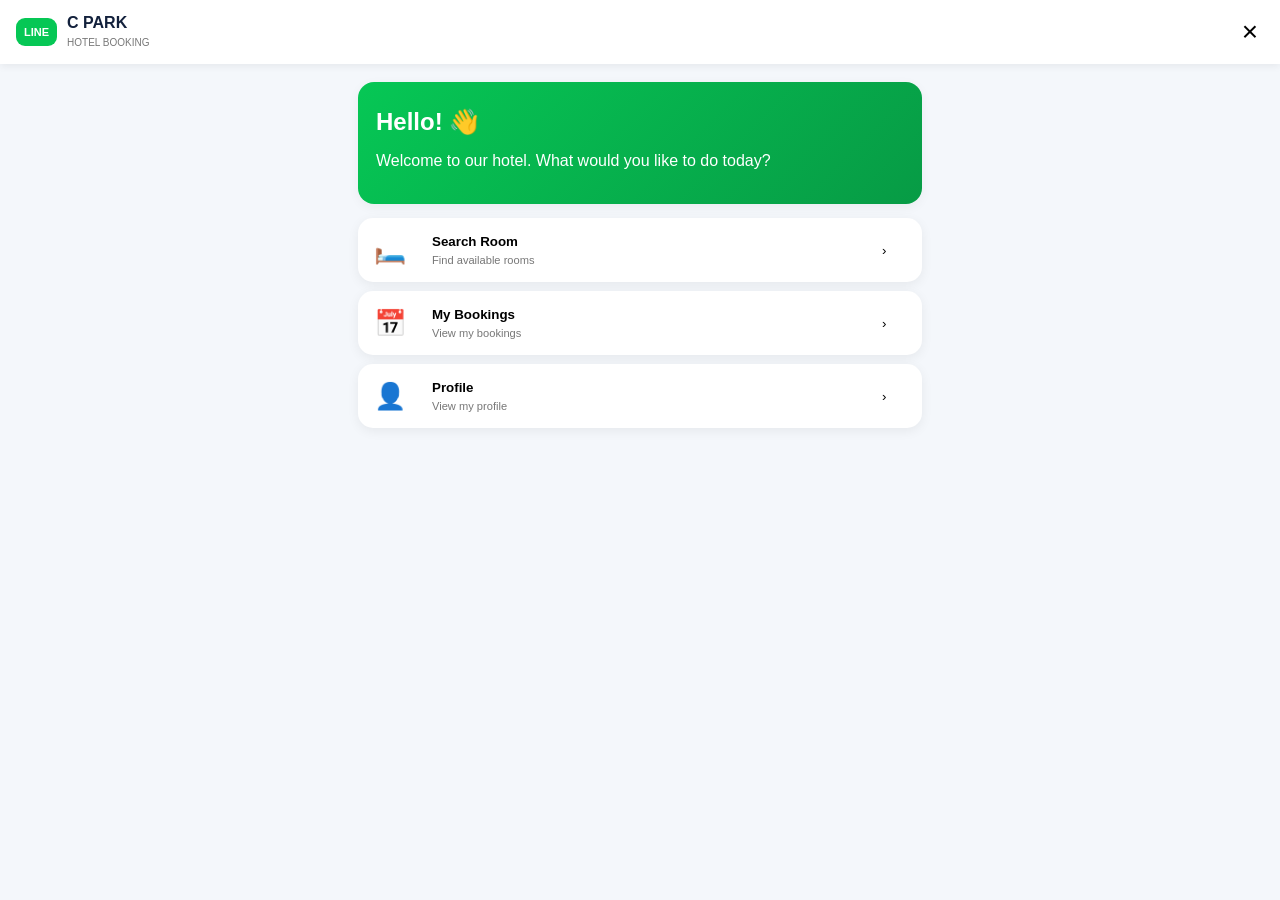
<file: frontend/index.html>
<!DOCTYPE html>
<html lang="en">
<head>
  <meta charset="UTF-8">
  <meta name="viewport" content="width=device-width, initial-scale=1.0">
  <title>C Park Hotel Booking</title>
  <link rel="stylesheet" href="./style.css">
  <script src="https://static.line-scdn.net/liff/edge/2/sdk.js"></script>
</head>
<body>
  <header class="topbar">
    <div class="brand">
      <span class="line-dot">LINE</span>
      <div>
        <b>C PARK</b>
        <small>HOTEL BOOKING</small>
      </div>
    </div>
    <button id="closeBtn" class="icon-btn" onclick="closeLiff()">×</button>
  </header>

  <main class="container">
    <!-- Menu Page -->
    <section id="menuPage" class="page active">
      <div class="welcome card">
        <h2>Hello! 👋</h2>
        <p>Welcome to our hotel. What would you like to do today?</p>
      </div>
      <button class="menu-card" onclick="showPage('searchPage')">
        <span class="menu-icon">🛏️</span>
        <span><b>Search Room</b><small>Find available rooms</small></span>
        <span>›</span>
      </button>
      <button class="menu-card" onclick="showPage('bookingsPage'); loadBookings()">
        <span class="menu-icon">📅</span>
        <span><b>My Bookings</b><small>View my bookings</small></span>
        <span>›</span>
      </button>
      <button class="menu-card" onclick="showPage('profilePage'); loadProfile()">
        <span class="menu-icon">👤</span>
        <span><b>Profile</b><small>View my profile</small></span>
        <span>›</span>
      </button>
    </section>

    <!-- Search Page -->
    <section id="searchPage" class="page">
      <button class="back" onclick="showPage('menuPage')">‹ Back</button>
      <h2>Select Room & Date</h2>
      <div class="card">
        <label for="checkin">Check-in</label>
        <input id="checkin" type="date" required>

        <label for="checkout">Check-out</label>
        <input id="checkout" type="date" required>

        <label for="guests">Guests</label>
        <select id="guests">
          <option value="1">1 Guest</option>
          <option value="2" selected>2 Guests</option>
          <option value="3">3 Guests</option>
          <option value="4">4 Guests</option>
        </select>

        <button type="button" class="primary" onclick="searchRooms()">Search Available Rooms</button>
      </div>
      <div id="rooms" class="room-list"></div>
    </section>

    <!-- Info Page -->
    <section id="infoPage" class="page">
      <button class="back" onclick="showPage('searchPage')">‹ Back</button>
      <h2>Booking Information</h2>
      <div class="card">
        <div id="selectedRoomBox"></div>
        <label for="customerName">Full Name</label>
        <input id="customerName" type="text" placeholder="Enter your name" required>

        <label for="phone">Phone Number</label>
        <input id="phone" type="tel" placeholder="09xxxxxxxxx" required>

        <label for="note">Note (Optional)</label>
        <textarea id="note" rows="3" placeholder="Special request..."></textarea>

        <button type="button" class="primary" onclick="showConfirm()">Next</button>
      </div>
    </section>

    <!-- Confirm Page -->
    <section id="confirmPage" class="page">
      <button class="back" onclick="showPage('infoPage')">‹ Back</button>
      <h2>Confirm Booking</h2>
      <div id="confirmBox" class="card"></div>
      <button type="button" class="primary" onclick="createBooking()">BOOK NOW</button>
    </section>

    <!-- Success Page -->
    <section id="successPage" class="page">
      <div class="success card">
        <div class="check">✓</div>
        <h2>Booking Completed!</h2>
        <p>Your booking has been successfully sent.</p>
        <p>You can see your booking in <b>My Bookings</b>.</p>
        <div id="bookingIdResult"></div>
        <button type="button" class="primary" onclick="showPage('bookingsPage'); loadBookings()">View My Bookings</button>
        <button type="button" class="secondary" onclick="showPage('menuPage')">Back to Menu</button>
      </div>
    </section>

    <!-- Bookings Page -->
    <section id="bookingsPage" class="page">
      <button class="back" onclick="showPage('menuPage')">‹ Back</button>
      <h2>My Bookings</h2>
      <div id="myBookings"></div>
    </section>

    <!-- Profile Page -->
    <section id="profilePage" class="page">
      <button class="back" onclick="showPage('menuPage')">‹ Back</button>
      <h2>Profile</h2>
      <div id="profile" class="card"></div>
    </section>
  </main>

  <script src="./config.js"></script>
  <script src="./app.js"></script>
</body>
</html>
</file>
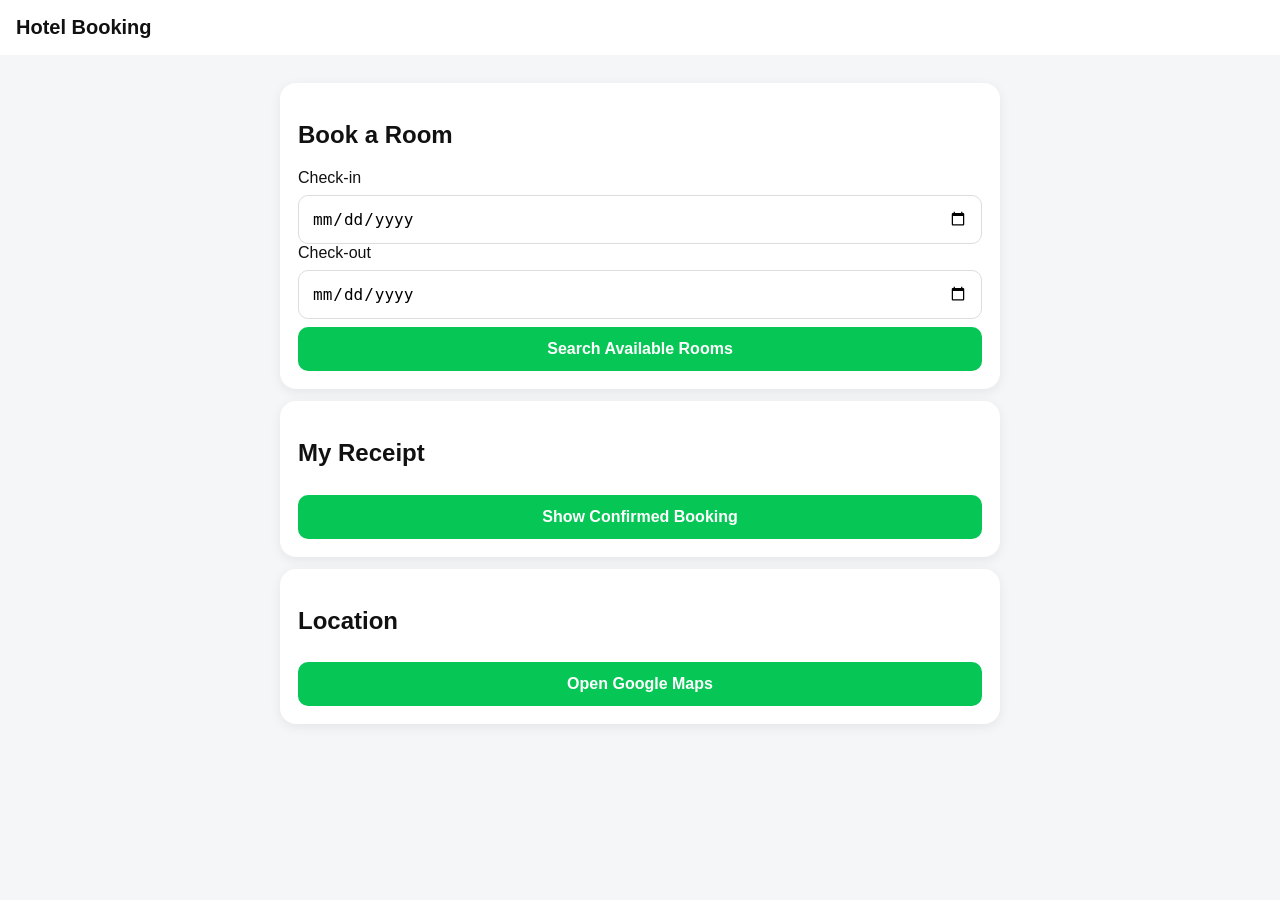
<file: index-1.html>
<!doctype html>
<html lang="en">
<head>
<meta charset="utf-8">
<meta name="viewport" content="width=device-width,initial-scale=1,viewport-fit=cover">
<title>Hotel Booking</title>
<script src="https://static.line-scdn.net/liff/edge/2/sdk.js"></script>
<style>
body{font-family:Arial,sans-serif;background:#f5f6f8;margin:0;color:#111}
header{background:#fff;padding:16px;font-size:20px;font-weight:700;position:sticky;top:0}
main{padding:16px;max-width:720px;margin:auto}
.card{background:#fff;border-radius:16px;padding:18px;margin:12px 0;box-shadow:0 3px 12px #00000012}
input,select,button{width:100%;box-sizing:border-box;padding:13px;border-radius:10px;border:1px solid #ddd;margin-top:8px;font-size:16px}
button{border:0;background:#06c755;color:#fff;font-weight:700}
button:disabled{opacity:.5}
.room{border:1px solid #eee;border-radius:12px;padding:12px;margin:8px 0}
.hidden{display:none}
.status{padding:12px;border-radius:10px;background:#eef8f0;margin:10px 0}
</style>
</head>
<body>
<header>Hotel Booking</header>
<main>
<section id="searchCard" class="card">
<h2>Book a Room</h2>
<label>Check-in</label><input id="checkIn" type="date">
<label>Check-out</label><input id="checkOut" type="date">
<button onclick="searchRooms()">Search Available Rooms</button>
<div id="rooms"></div>
</section>

<section id="bookingCard" class="card hidden">
<h2>Booking Details</h2>
<div id="selectedRoom" class="status"></div>
<input id="customerName" placeholder="Customer Name">
<input id="phone" placeholder="Phone Number">
<button onclick="createBooking()">Continue to Payment</button>
</section>

<section id="paymentCard" class="card hidden">
<h2>Payment</h2>
<div id="paymentInfo" class="status"></div>
<input id="slip" type="file" accept="image/png,image/jpeg">
<button id="payBtn" onclick="confirmPayment()">Confirm Payment</button>
<p>Upload your payment slip, then press Confirm Payment.</p>
</section>

<section id="receiptCard" class="card">
<h2>My Receipt</h2>
<button onclick="loadReceipt()">Show Confirmed Booking</button>
<div id="receipt"></div>
</section>

<section class="card">
<h2>Location</h2>
<button onclick="openLocation()">Open Google Maps</button>
</section>
</main>

<script>
const LIFF_ID="2011160557-ZKTWIJi0";
const API_BASE="https://sage-loon.pikapod.net/webhook";
const MAP_URL="https://maps.app.goo.gl/ZPfU2Y6sCJLxagj86?g_st=al";
let profile=null, selected=null, bookingId=null;

async function init(){
  try{
    await liff.init({liffId:LIFF_ID});
    if(liff.isLoggedIn()) profile=await liff.getProfile();
  }catch(e){console.error(e)}
  const p=new URLSearchParams(location.search);
  if(p.get("roomNo")){
    selected={roomNo:p.get("roomNo"),roomType:p.get("roomType")||"",price:p.get("price")||""};
    document.getElementById("selectedRoom").textContent=`Room ${selected.roomNo} • ${selected.roomType} • ${selected.price} MMK/night`;
    document.getElementById("bookingCard").classList.remove("hidden");
  }
}
async function searchRooms(){
  const ci=document.getElementById("checkIn").value, co=document.getElementById("checkOut").value;
  if(!ci||!co){alert("Please select check-in and check-out.");return}
  const r=await fetch(API_BASE+"/cpark-rooms",{method:"POST",headers:{"Content-Type":"application/json"},body:JSON.stringify({checkIn:ci,checkOut:co})});
  const d=await r.json(), box=document.getElementById("rooms"); box.innerHTML="";
  if(!d.rooms?.length){box.innerHTML="<p>No available rooms.</p>";return}
  d.rooms.forEach(x=>{
    const el=document.createElement("div");el.className="room";
    el.innerHTML=`<b>Room ${x.roomNo}</b><br>${x.roomType}<br>${x.price} MMK/night`;
    const b=document.createElement("button");b.textContent="BOOK THIS ROOM";
    b.onclick=()=>{selected=x;document.getElementById("selectedRoom").textContent=`Room ${x.roomNo} • ${x.roomType} • ${x.price} MMK/night`;document.getElementById("bookingCard").classList.remove("hidden");window.scrollTo(0,document.body.scrollHeight)};
    el.appendChild(b);box.appendChild(el);
  });
}
async function createBooking(){
  if(!selected){alert("Select a room.");return}
  const ci=document.getElementById("checkIn").value,co=document.getElementById("checkOut").value;
  const name=document.getElementById("customerName").value.trim(),phone=document.getElementById("phone").value.trim();
  if(!name||!phone||!ci||!co){alert("Please fill all fields.");return}
  const r=await fetch(API_BASE+"/cpark-book",{method:"POST",headers:{"Content-Type":"application/json"},body:JSON.stringify({
    roomNo:selected.roomNo,roomType:selected.roomType,price:selected.price,amount:selected.price,
    customerName:name,phone,lineUserId:profile?.userId||"",checkIn:ci,checkOut:co
  })});
  const d=await r.json();
  if(!d.success){alert(d.message||d.error||"Booking failed.");return}
  bookingId=d.bookingId;
  document.getElementById("paymentInfo").textContent=`Booking ${bookingId} • ${selected.price} MMK`;
  document.getElementById("paymentCard").classList.remove("hidden");
  window.scrollTo(0,document.body.scrollHeight);
}
async function confirmPayment(){
  const file=document.getElementById("slip").files[0];
  if(!file||!bookingId){alert("Choose a payment slip first.");return}
  if(file.size>5*1024*1024){alert("Slip must be 5MB or less.");return}
  const btn=document.getElementById("payBtn");btn.disabled=true;btn.textContent="Processing...";
  const data=await new Promise((resolve,reject)=>{const fr=new FileReader();fr.onload=()=>resolve(fr.result);fr.onerror=reject;fr.readAsDataURL(file)});
  try{
    const r=await fetch(API_BASE+"/cpark-payment",{method:"POST",headers:{"Content-Type":"application/json"},body:JSON.stringify({
      bookingId,lineUserId:profile?.userId||"",slipImage:data,customerName:document.getElementById("customerName").value,phone:document.getElementById("phone").value
    })});
    const d=await r.json();
    if(!d.success){alert(d.error||"Payment failed.");return}
    alert("Payment confirmed successfully!");
    await loadReceipt();
    document.getElementById("paymentCard").classList.add("hidden");
  }catch(e){alert("Network error: "+e.message)}
  finally{btn.disabled=false;btn.textContent="Confirm Payment"}
}
async function loadReceipt(){
  const uid=profile?.userId||"";
  if(!uid){alert("Open this page from LINE so your LINE account can be identified.");return}
  const r=await fetch(API_BASE+"/cpark-receipt",{method:"POST",headers:{"Content-Type":"application/json"},body:JSON.stringify({lineUserId:uid})});
  const d=await r.json(),box=document.getElementById("receipt");box.innerHTML="";
  if(!d.bookings?.length){box.innerHTML="<p>No confirmed booking found.</p>";return}
  d.bookings.slice().reverse().forEach(x=>{
    const el=document.createElement("div");el.className="room";
    el.innerHTML=`<b>✅ ${x["Booking ID"]||""}</b><br>Room ${x["Room No"]||""} • ${x["Room Type"]||""}<br>Check-in: ${x["Check-in"]||""}<br>Check-out: ${x["Check-out"]||""}<br>Amount: ${x.Amount||""} MMK<br><b>${x["Payment Status"]||"CONFIRMED"}</b>`;
    box.appendChild(el);
  });
}
function openLocation(){window.open(MAP_URL,"_blank")}
init();
</script>
</body>
</html>
</file>
<file: frontend/style.css>
*{box-sizing:border-box}body{margin:0;font-family:Arial,sans-serif;background:#f4f7fb;color:#13213c}.topbar{height:64px;background:#fff;display:flex;align-items:center;justify-content:space-between;padding:8px 16px;box-shadow:0 2px 8px #0001;position:sticky;top:0;z-index:5}.brand{display:flex;gap:10px;align-items:center}.brand b{display:block}.brand small{font-size:10px;color:#777}.line-dot{background:#06c755;color:#fff;border-radius:9px;padding:8px;font-weight:bold;font-size:11px}.icon-btn{border:0;background:none;font-size:28px}.container{max-width:600px;margin:auto;padding:18px}.page{display:none}.page.active{display:block}.card{background:#fff;border-radius:16px;padding:18px;margin-bottom:14px;box-shadow:0 3px 12px #0000000c}.welcome{background:linear-gradient(135deg,#06c755,#079b45);color:white}.menu-card{width:100%;display:grid;grid-template-columns:48px 1fr 24px;gap:10px;align-items:center;text-align:left;background:#fff;border:0;border-radius:15px;padding:16px;margin:9px 0;box-shadow:0 3px 12px #00000010}.menu-icon{font-size:26px}.menu-card b,.menu-card small{display:block}.menu-card small{color:#777;margin-top:5px}.back{border:0;background:none;font-size:16px;padding:8px 0;color:#1769aa}h2{margin:8px 0 16px}label{display:block;font-weight:bold;font-size:13px;margin:13px 0 6px}input,select,textarea{width:100%;padding:12px;border:1px solid #d8dee8;border-radius:9px;font-size:15px;background:#fff}.primary,.secondary{width:100%;padding:13px;border:0;border-radius:9px;font-weight:bold;margin-top:15px}.primary{background:#06c755;color:#fff}.secondary{background:#e9eef5;color:#13213c}.room-card{display:flex;gap:12px;align-items:center;background:#fff;border-radius:14px;padding:12px;margin:10px 0;box-shadow:0 3px 10px #0000000c}.room-img{width:90px;height:70px;border-radius:9px;object-fit:cover;background:#ddd}.room-card .grow{flex:1}.price{color:#06a947;font-weight:bold;margin-top:5px}.select-btn{background:#06c755;color:#fff;border:0;border-radius:8px;padding:9px}.check{width:62px;height:62px;border-radius:50%;background:#06c755;color:#fff;display:flex;align-items:center;justify-content:center;font-size:35px;margin:auto}.success{text-align:center;padding:30px 18px}.booking-item{background:#fff;border-radius:14px;padding:15px;margin:10px 0;border-left:5px solid #06c755;box-shadow:0 3px 10px #0000000c}.status{display:inline-block;padding:5px 9px;border-radius:20px;background:#d9f8e4;color:#087b36;font-size:12px;font-weight:bold}.muted{color:#6f7785;font-size:13px}.error{background:#fff0f0;color:#a00;padding:12px;border-radius:10px;margin:10px 0}
</file>
